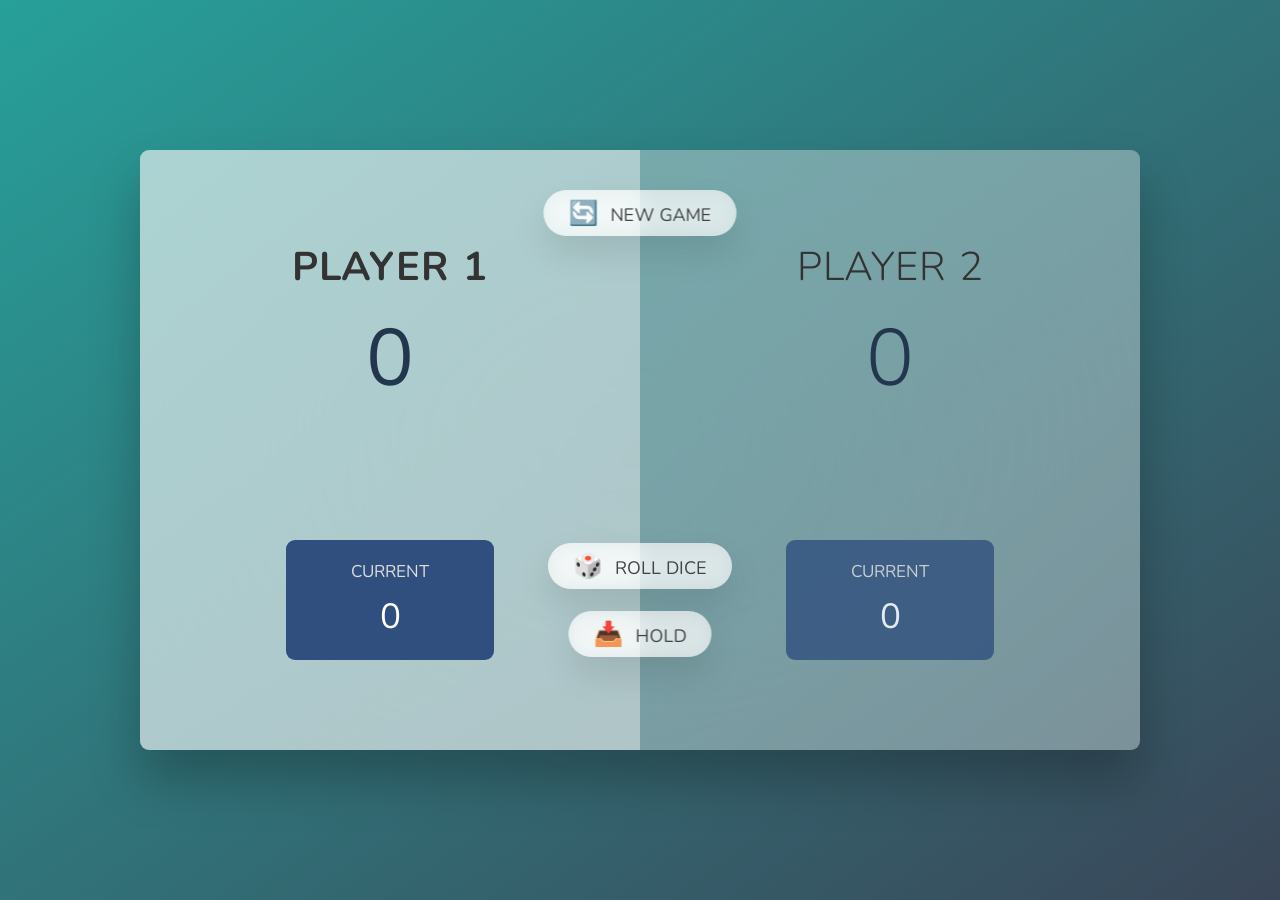
<file: dice roll 1 game/index.html>
<!DOCTYPE html>
<html lang="en">
  <head>
    <meta charset="UTF-8" />
    <meta name="viewport" content="width=device-width, initial-scale=1.0" />
    <meta http-equiv="X-UA-Compatible" content="ie=edge" />
    <link rel="stylesheet" href="style.css" />
    <title>Pig Game</title>
  </head>
  <body>
    <main>
      <section class="player player--0 player--active">
        <h2 class="name" id="name--0">Player 1</h2>
        <p class="score" id="score--0">43</p>
        <div class="current">
          <p class="current-label">Current</p>
          <p class="current-score" id="current--0">0</p>
        </div>
      </section>
      <section class="player player--1">
        <h2 class="name" id="name--1">Player 2</h2>
        <p class="score" id="score--1">24</p>
        <div class="current">
          <p class="current-label">Current</p>
          <p class="current-score" id="current--1">0</p>
        </div>
      </section>

      <img src="dice-5.png" alt="Playing dice" class="dice" />
      <button class="btn btn--new">🔄 New game</button>
      <button class="btn btn--roll">🎲 Roll dice</button>
      <button class="btn btn--hold">📥 Hold</button>
    </main>
    <script src="script.js"></script>
  </body>
</html>
</file>
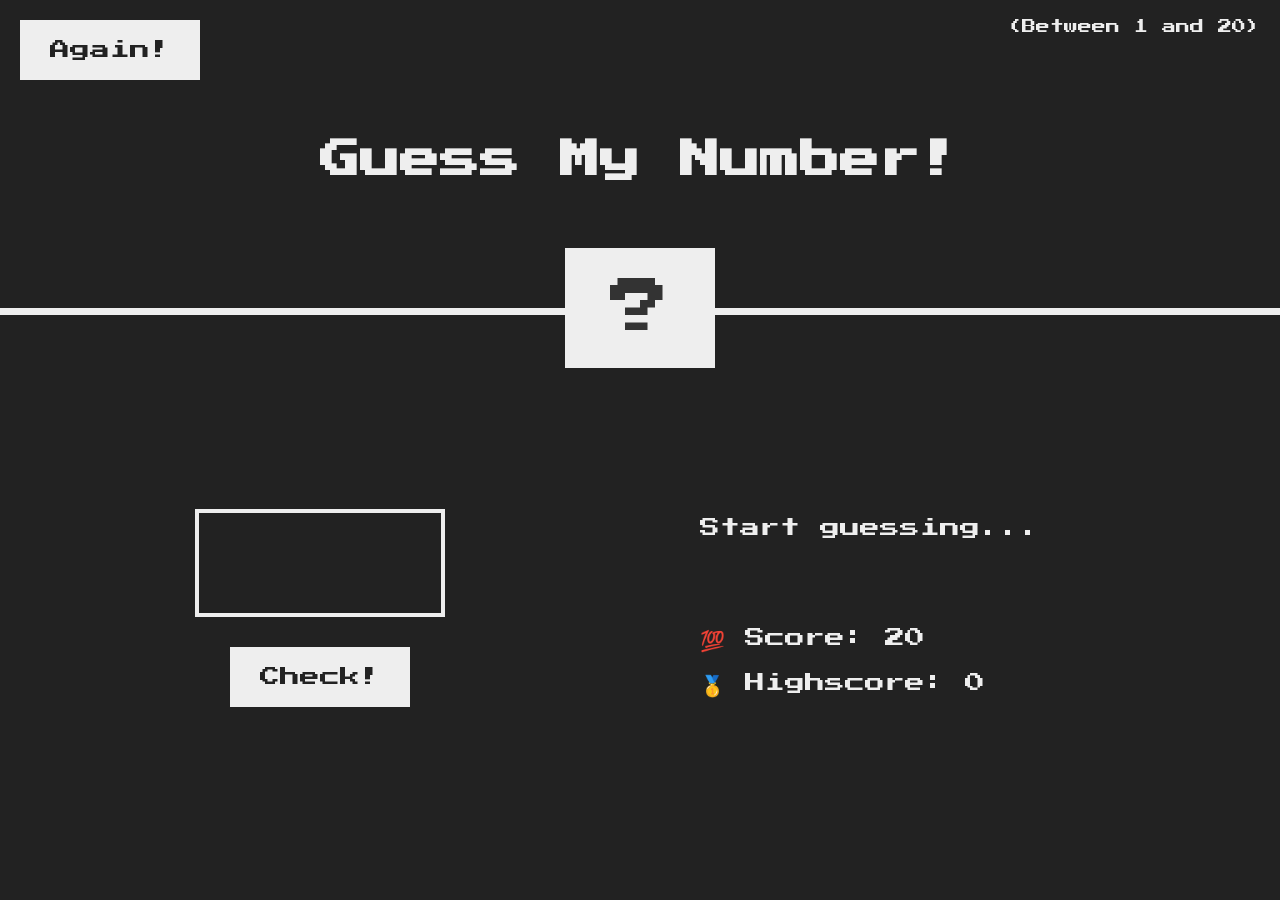
<file: guess the number game/index.html>
<!DOCTYPE html>
<html lang="en">
  <head>
    <meta charset="UTF-8" />
    <meta name="viewport" content="width=device-width, initial-scale=1.0" />
    <meta http-equiv="X-UA-Compatible" content="ie=edge" />
    <link rel="stylesheet" href="style.css" />
    <title>Guess My Number!</title>
  </head>
  <body>
    <header>
      <h1>Guess My Number!</h1>
      <p class="between">(Between 1 and 20)</p>
      <button class="btn again">Again!</button>
      <div class="number">?</div>
    </header>
    <main>
      <section class="left">
        <input type="number" class="guess" />
        <button class="btn check">Check!</button>
      </section>
      <section class="right">
        <p class="message">Start guessing...</p>
        <p class="label-score">💯 Score: <span class="score">20</span></p>
        <p class="label-highscore">
          🥇 Highscore: <span class="highscore">0</span>
        </p>
      </section>
    </main>
    <script src="script.js"></script>
  </body>
</html>
</file>
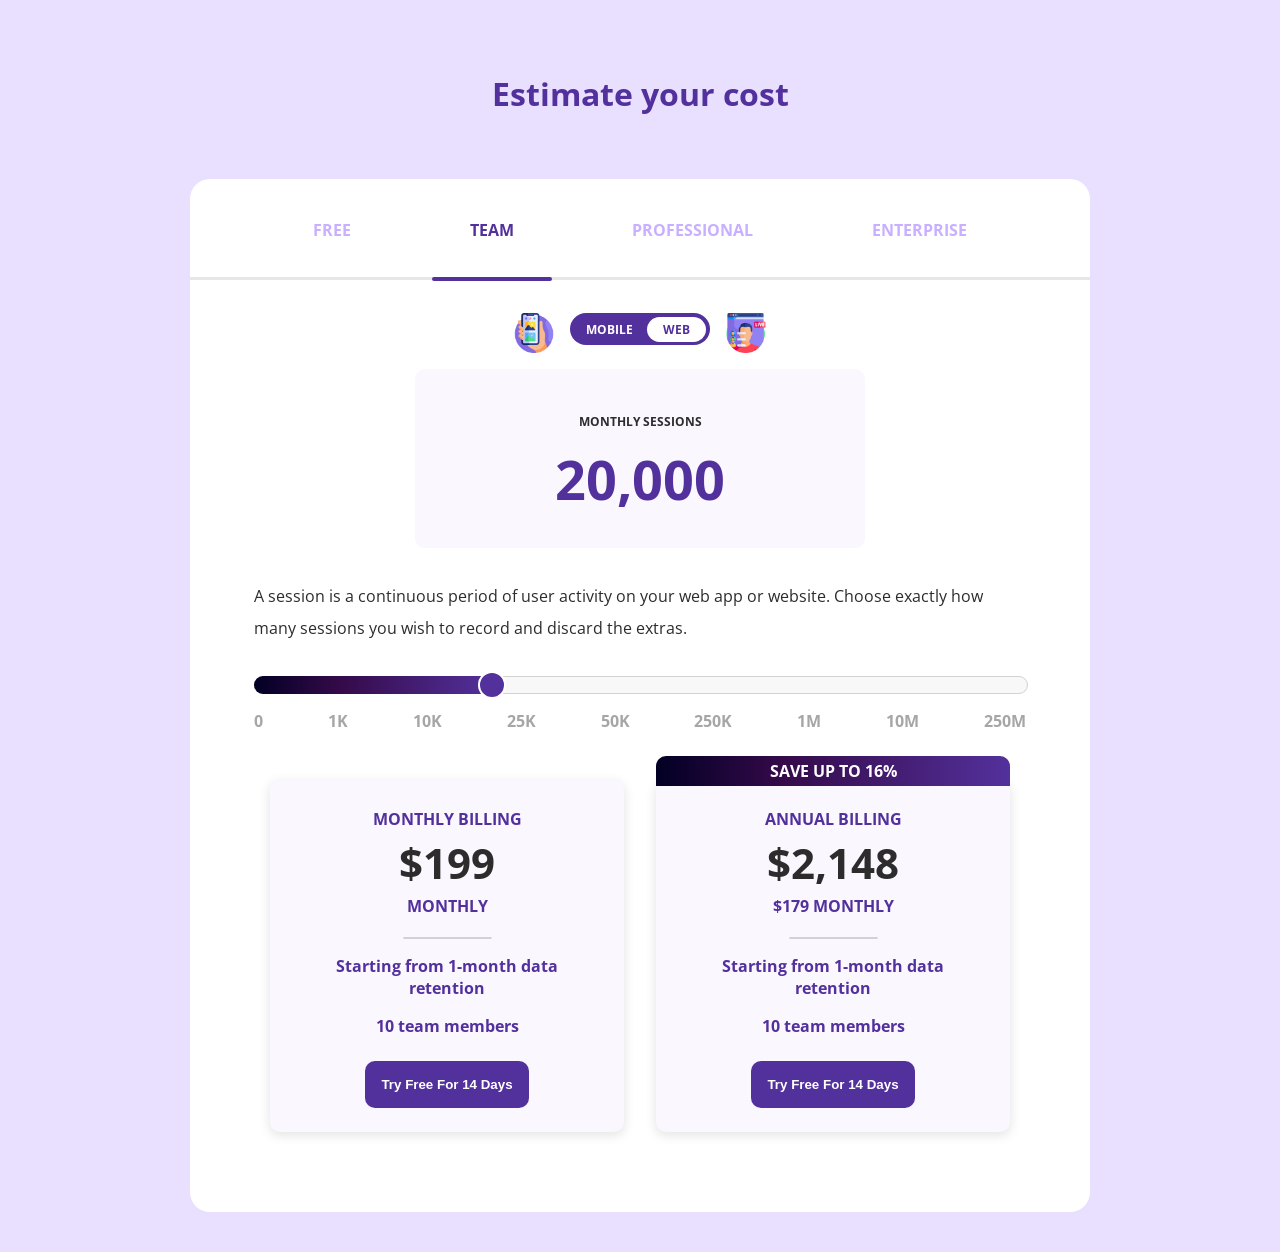
<file: cost estimater/pro-5.html>
<!DOCTYPE html>
<html>

<head>
    <meta charset="utf-8" />
    <meta http-equiv="X-UA-Compatible" content="IE=edge" />
    <meta name="viewport" content="width=device-width, initial-scale=1" />
    <link rel="preconnect" href="https://fonts.googleapis.com">
    <link rel="preconnect" href="https://fonts.gstatic.com" crossorigin>
    <link href="https://fonts.googleapis.com/css2?family=Open+Sans:wght@300;500;700&display=swap" rel="stylesheet">
    <link rel="stylesheet" type="text/css" href="pro-5 css.css" />
    <title>Cost Estimator</title>
</head>

<body>
    <h1>Estimate your cost</h1>
    <div class="container">
        <div class="tabs">
            <p>Free</p>
            <p class="active">Team</p>
            <p>Professional</p>
            <p>Enterprise</p>
        </div>
        <div class="line"></div>
        <div class="toggle-wrapper">
            <img src="img pro-5/icon1.png" alt="">
            <div class="toggle">
                <span>Mobile</span>
                <span>Web</span>
            </div>
            <img src="img pro-5/icon2.png" alt="">
        </div>
        <div class="sessions-card">
            <p>Monthly Sessions</p>
            <p class="number">20,000</p>
        </div>
        <p class="description">A session is a continuous period of user activity on your web app or website. Choose
            exactly how many
            sessions you wish to record and discard the extras.</p>
        <div class="slider">
            <div class="bar">
                <div class="progress"></div>
                <div class="point"></div>
            </div>
            <div class="scale">
                <ul>
                    <li>0</li>
                    <li>1K</li>
                    <li>10K</li>
                    <li>25K</li>
                    <li>50K</li>
                    <li>250K</li>
                    <li>1M</li>
                    <li>10M</li>
                    <li>250M</li>
                </ul>
            </div>
        </div>

        <div class="card-wrapper">
            <div class="card">
                <div class="top-section">
                    <p>Monthly Billing</p>
                    <p class="price">$199</p>
                    <p>Monthly</p>
                </div>
                <hr>
                <p>Starting from 1-month data retention</p>
                <p>10 team members</p>
                <button>Try Free For 14 Days</button>
            </div>
            <div class="card">
                <div class="top-section">
                    <div class="save-header">
                        <p>Save up to 16%</p>
                    </div>
                    <p>ANNUAL BILLING</p>
                    <p class="price">$2,148</p>
                    <p>$179 Monthly</p>
                </div>
                <hr>
                <p>Starting from 1-month data retention</p>
                <p>10 team members</p>
                <button>Try Free For 14 Days</button>
            </div>
        </div>
    </div>

</body>

</html>
</file>
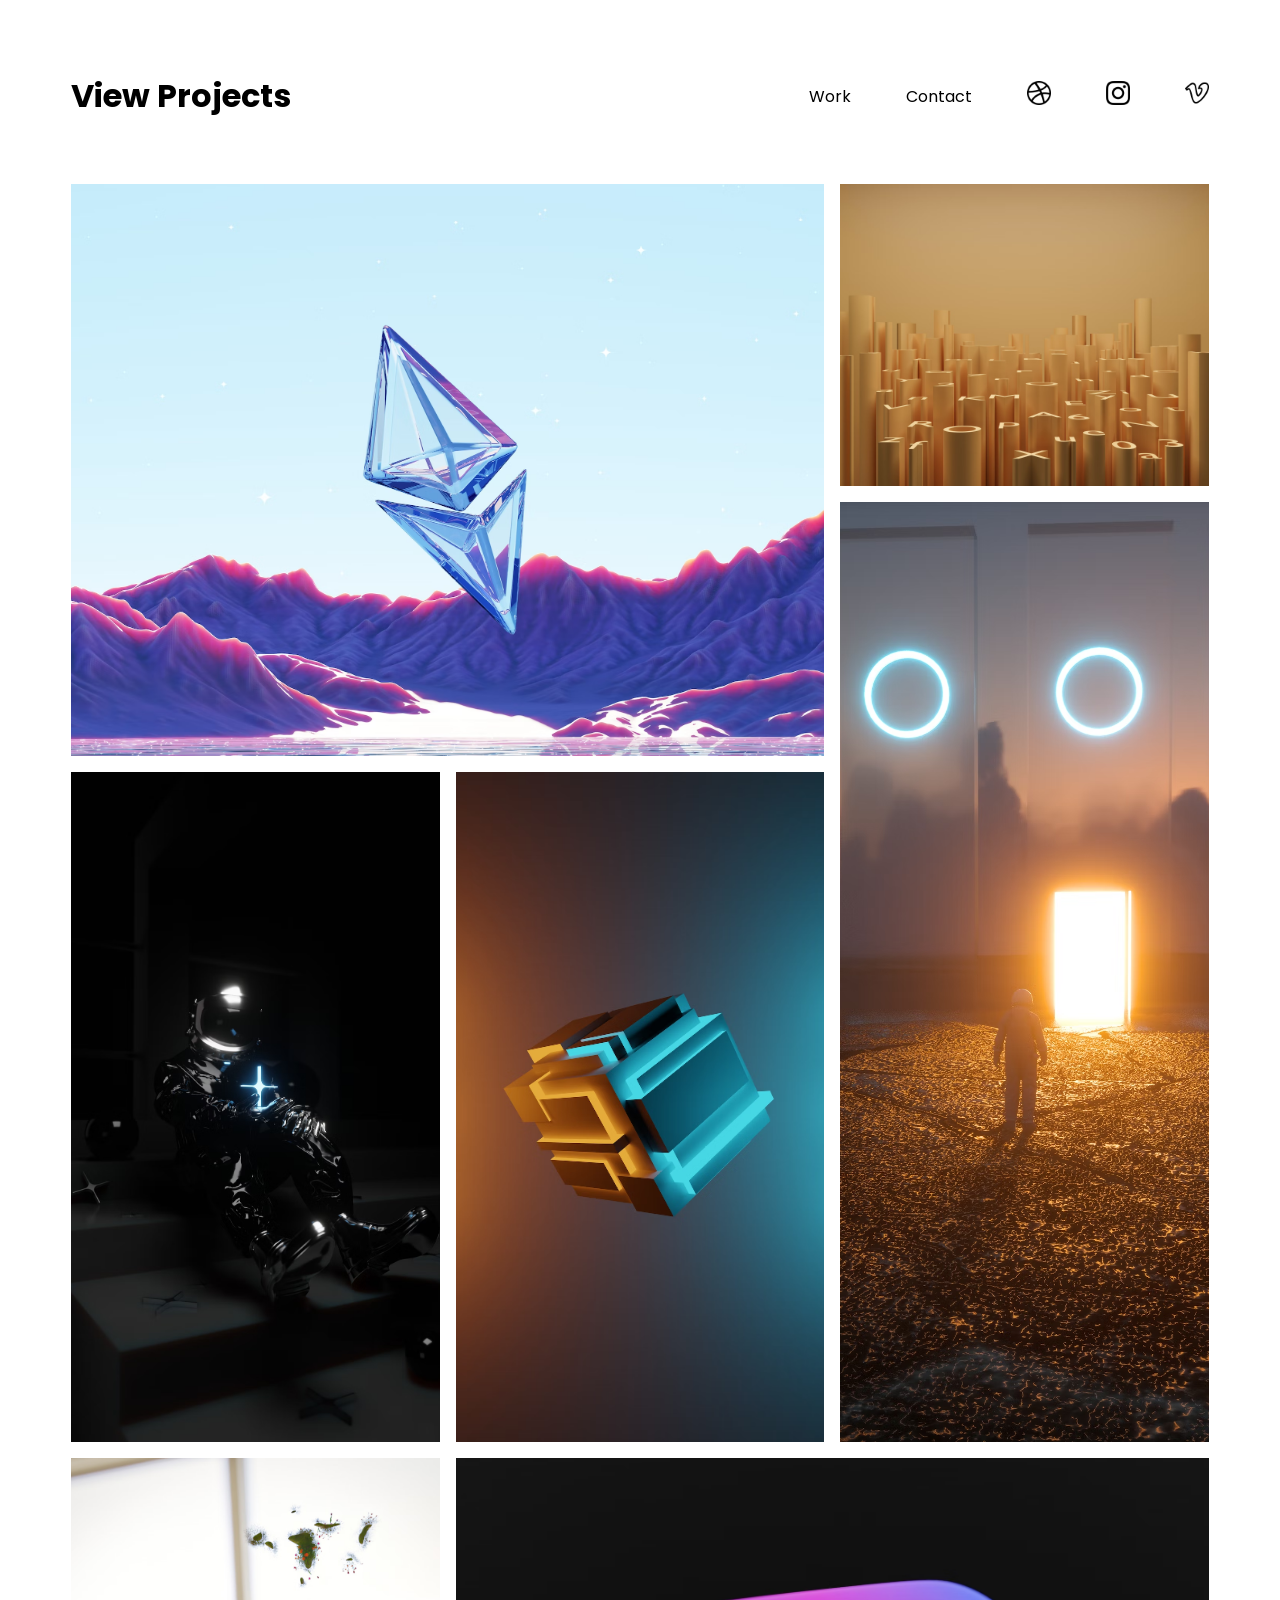
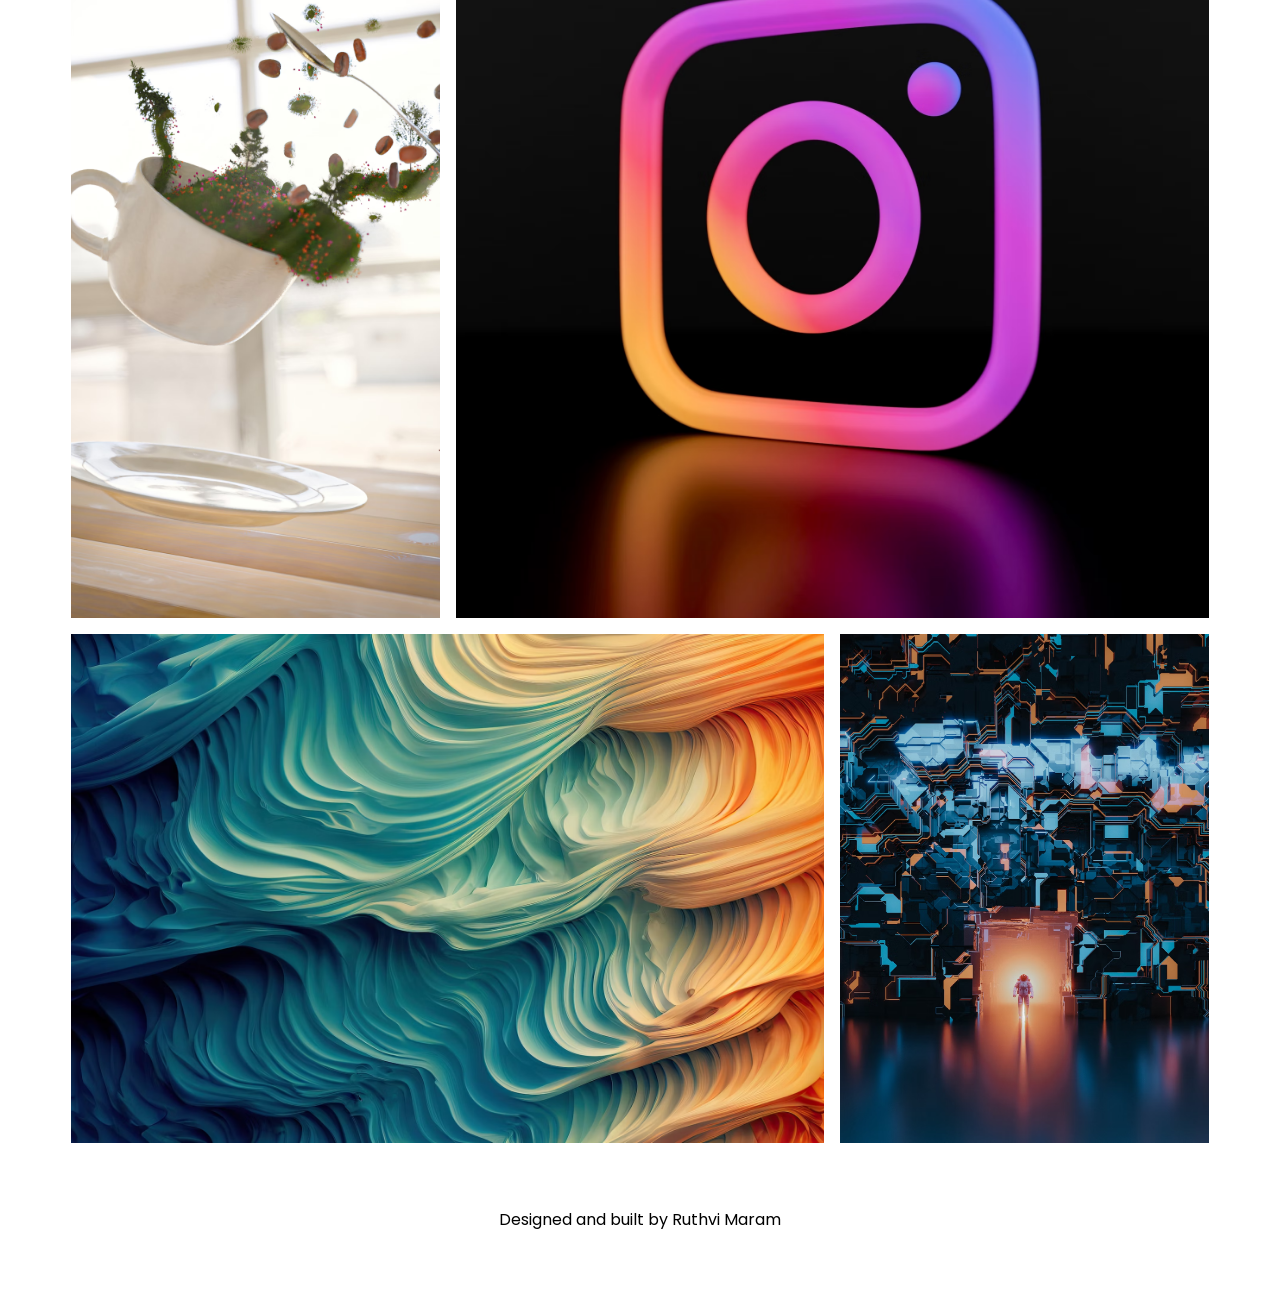
<file: projects site design/pro-6.html>
<!DOCTYPE html>
<html lang="en">

<head>
    <meta charset="UTF-8" />
    <meta http-equiv="X-UA-Compatible" content="IE=edge" />
    <meta name="viewport" content="width=device-width, initial-scale=1.0" />
    <link rel="preconnect" href="https://fonts.googleapis.com">
    <link rel="preconnect" href="https://fonts.gstatic.com" crossorigin>
    <link href="https://fonts.googleapis.com/css2?family=Poppins:wght@400;700&display=swap" rel="stylesheet">
    <link rel="stylesheet" href="pro-6 css.css" />
    <title>Portfolio Site</title>
</head>

<body>
    <div class="container">
        <header class="navbar">
            <div class="left">View Projects</div>
            <nav class="right">
                <a href="#work">Work</a>
                <a href="#contact">Contact</a>
                <a href="#dribble">
                    <img src="img pro-6/dribble_icon.png" alt="">
                </a>
                <a href="#dribble">
                    <img src="img pro-6/insta_icon.png" alt="">
                </a>
                <a href="#dribble">
                    <img src="img pro-6/v_icon.png" alt="">
                </a>
            </nav>
            <div class="hamburger">
                <div class="bar"></div>
                <div class="bar"></div>
                <div class="bar"></div>
            </div>
        </header>
        <div class="project-grid">
            <div class="project" id="eth">
                <img src="img pro-6/eth.avif" alt="">
                <p class="overlay">VIEW PROJECT</p>
            </div>
            <div class="project" id="alphabet">
                <img src="img pro-6/alphabet.avif" alt="">
                <p class="overlay">VIEW PROJECT</p>
            </div>
            <div class="project" id="traveler">
                <img src="img pro-6/traveler.avif" alt="">
                <p class="overlay">VIEW PROJECT</p>
            </div>
            <div class="project" id="cube">
                <img src="img pro-6/cube.avif" alt="">
                <p class="overlay">VIEW PROJECT</p>
            </div>
            <div class="project" id="astro">
                <img src="img pro-6/astro.avif" alt="">
                <p class="overlay white">VIEW PROJECT</p>
            </div>
            <div class="project" id="cup">
                <img src="img pro-6/cup.avif" alt="">
                <p class="overlay">VIEW PROJECT</p>
            </div>
            <div class="project" id="insta">
                <img src="img pro-6/insta.avif" alt="">
                <p class="overlay white">VIEW PROJECT</p>
            </div>
            <div class="project" id="foam">
                <img src="img pro-6/foam.avif" alt="">
                <p class="overlay">VIEW PROJECT</p>
            </div>
            <div class="project" id="dimensional">
                <img src="img pro-6/dimensional.avif" alt="">
                <p class="overlay white">VIEW PROJECT</p>
            </div>
        </div>
        <footer class="footer">Designed and built by Ruthvi Maram</footer>
    </div>


</body>

</html>
</file>
<file: dice roll 1 game/style.css>
@import url('https://fonts.googleapis.com/css2?family=Nunito&display=swap');

* {
  margin: 0;
  padding: 0;
  box-sizing: inherit;
}

html {
  font-size: 62.5%;
  box-sizing: border-box;
}

body {
  font-family: 'Nunito', sans-serif;
  font-weight: 400;
  height: 100vh;
  color: #333;
  background-image: linear-gradient(to top left, #3a4658 0%, #27a09a 100%);
  display: flex;
  align-items: center;
  justify-content: center;
}

/* LAYOUT */
main {
  position: relative;
  width: 100rem;
  height: 60rem;
  background-color: rgba(255, 255, 255, 0.35);
  backdrop-filter: blur(200px);
  filter: blur();
  box-shadow: 0 3rem 5rem rgba(0, 0, 0, 0.25);
  border-radius: 9px;
  overflow: hidden;
  display: flex;
}

.player {
  flex: 50%;
  padding: 9rem;
  display: flex;
  flex-direction: column;
  align-items: center;
  transition: all 0.75s;
}

/* ELEMENTS */
.name {
  position: relative;
  font-size: 4rem;
  text-transform: uppercase;
  letter-spacing: 1px;
  word-spacing: 2px;
  font-weight: 300;
  margin-bottom: 1rem;
}

.score {
  font-size: 8rem;
  font-weight: 300;
  color: #22374d;
  margin-bottom: auto;
}

.player--active {
  background-color: rgba(255, 255, 255, 0.4);
}
.player--active .name {
  font-weight: 700;
}
.player--active .score {
  font-weight: 400;
}

.player--active .current {
  opacity: 1;
}

.current {
  background-color: #304f7e;
  opacity: 0.8;
  border-radius: 9px;
  color: #fff;
  width: 65%;
  padding: 2rem;
  text-align: center;
  transition: all 0.75s;
}

.current-label {
  text-transform: uppercase;
  margin-bottom: 1rem;
  font-size: 1.7rem;
  color: #ddd;
}

.current-score {
  font-size: 3.5rem;
}

/* ABSOLUTE POSITIONED ELEMENTS */
.btn {
  position: absolute;
  left: 50%;
  transform: translateX(-50%);
  color: #444;
  background: none;
  border: none;
  font-family: inherit;
  font-size: 1.8rem;
  text-transform: uppercase;
  cursor: pointer;
  font-weight: 400;
  transition: all 0.2s;

  background-color: white;
  background-color: rgba(255, 255, 255, 0.6);
  backdrop-filter: blur(10px);

  padding: 0.7rem 2.5rem;
  border-radius: 50rem;
  box-shadow: 0 1.75rem 3.5rem rgba(0, 0, 0, 0.1);
}

.btn::first-letter {
  font-size: 2.4rem;
  display: inline-block;
  margin-right: 0.7rem;
}

.btn--new {
  top: 4rem;
}
.btn--roll {
  top: 39.3rem;
}
.btn--hold {
  top: 46.1rem;
}

.btn:active {
  transform: translate(-50%, 3px);
  box-shadow: 0 1rem 2rem rgba(0, 0, 0, 0.15);
}

.btn:focus {
  outline: none;
}

.dice {
  position: absolute;
  left: 50%;
  top: 16.5rem;
  transform: translateX(-50%);
  height: 10rem;
  box-shadow: 0 2rem 5rem rgba(0, 0, 0, 0.2);
}

.player--winner {
  background-color: #2f2f2f;
}

.player--winner .name {
  font-weight: 700;
  color: #1ba1d6;
}

.hidden {
  display: none;
}
</file>
<file: guess the number game/style.css>
@import url('https://fonts.googleapis.com/css?family=Press+Start+2P&display=swap');

* {
  margin: 0;
  padding: 0;
  box-sizing: inherit;
}

html {
  font-size: 62.5%;
  box-sizing: border-box;
}

body {
  font-family: 'Press Start 2P', sans-serif;
  color: #eee;
  background-color: #222;
  /* background-color: #60b347; */
}

/* LAYOUT */
header {
  position: relative;
  height: 35vh;
  border-bottom: 7px solid #eee;
}

main {
  height: 65vh;
  color: #eee;
  display: flex;
  align-items: center;
  justify-content: space-around;
}

.left {
  width: 52rem;
  display: flex;
  flex-direction: column;
  align-items: center;
}

.right {
  width: 52rem;
  font-size: 2rem;
}

/* ELEMENTS STYLE */
h1 {
  font-size: 4rem;
  text-align: center;
  position: absolute;
  width: 100%;
  top: 52%;
  left: 50%;
  transform: translate(-50%, -50%);
}

.number {
  background: #eee;
  color: #333;
  font-size: 6rem;
  width: 15rem;
  padding: 3rem 0rem;
  text-align: center;
  position: absolute;
  bottom: 0;
  left: 50%;
  transform: translate(-50%, 50%);
}

.between {
  font-size: 1.4rem;
  position: absolute;
  top: 2rem;
  right: 2rem;
}

.again {
  position: absolute;
  top: 2rem;
  left: 2rem;
}

.guess {
  background: none;
  border: 4px solid #eee;
  font-family: inherit;
  color: inherit;
  font-size: 5rem;
  padding: 2.5rem;
  width: 25rem;
  text-align: center;
  display: block;
  margin-bottom: 3rem;
}

.btn {
  border: none;
  background-color: #eee;
  color: #222;
  font-size: 2rem;
  font-family: inherit;
  padding: 2rem 3rem;
  cursor: pointer;
}

.btn:hover {
  background-color: #ccc;
}

.message {
  margin-bottom: 8rem;
  height: 3rem;
}

.label-score {
  margin-bottom: 2rem;
}
</file>
<file: cost estimater/pro-5 css.css>
body {
  background-color: rgb(233, 223, 255);
  font-family: "Open Sans", sans-serif;
  display: flex;
  flex-direction: column;
  justify-content: center;
  align-items: center;
  padding: 32px;
  color: rgb(44, 44, 44);
}

h1 {
  color: rgb(83, 49, 156);
  margin: 32px 0 64px 0;
}

.container {
  background-color: white;
  width: 100%;
  max-width: 900px;
  box-sizing: border-box;
  display: flex;
  flex-direction: column;
  justify-content: center;
  align-items: center;
  border-radius: 20px;
  padding: 0 64px 64px 64px;
  position: relative;
}

.tabs {
  display: flex;
  width: 100%;
  justify-content: space-around;
  text-transform: uppercase;
  font-weight: bold;
  color: rgb(200, 175, 255);
  margin: 0 0 32px 0;
  padding: 16px;
}

.tabs p {
  padding: 8px;
}

.tabs p:hover {
  color: rgb(83, 49, 156);
  cursor: pointer;
}
.tabs .active {
  color: rgb(83, 49, 156);
  position: relative;
}

.line {
  height: 3px;
  width: 100%;
  position: absolute;
  top: 98px;
  background-color: rgb(231, 231, 231);
}

.tabs .active::before {
  content: "";
  width: 200%;
  height: 4px;
  background-color: rgb(83, 49, 156);
  position: absolute;
  bottom: -32px;
  left: -50%;
  z-index: 2;
  border-radius: 10px;
}

.toggle-wrapper {
  display: flex;
}

.toggle-wrapper img {
  height: 40px;
  margin: 0 16px;
}

.toggle {
  background-color: rgb(83, 49, 156);
  height: 32px;
  width: 140px;
  border-radius: 20px;
  display: flex;
  justify-content: space-between;
  align-items: center;
  box-sizing: border-box;
  padding: 0 4px 0 16px;
  text-transform: uppercase;
  font-weight: bold;
  font-size: 12px;
}

.toggle span:first-of-type {
  color: white;
}

.toggle span:last-of-type {
  background-color: white;
  color: rgb(83, 49, 156);
  padding: 4px 16px;
  border-radius: 20px;
}

.sessions-card {
  background-color: rgb(250, 247, 255);
  text-align: center;
  padding: 32px;
  width: 50%;
  text-transform: uppercase;
  margin: 16px 0;
  border-radius: 10px;
}

.sessions-card p {
  color: rgb(44, 44, 44);
  font-size: 12px;
  font-weight: bold;
  margin-bottom: 16px 0 0 0;
}
.sessions-card .number {
  color: rgb(83, 49, 156);
  font-size: 54px;
  margin: 0;
}

.description {
  line-height: 32px;
  margin: 16px 0 32px 0;
}

.slider {
  width: 100%;
  position: relative;
  margin-bottom: 16px;
}

.slider .bar {
  width: 100%;
  height: 16px;
  background-color: rgb(248, 248, 248);
  border: 1px solid rgb(210, 210, 210);
  border-radius: 20px;
}

.slider .progress {
  width: 31%;
  height: 18px;
  background: linear-gradient(
    90deg,
    rgba(2, 0, 36, 1) 0%,
    rgba(53, 10, 74, 1) 36%,
    rgba(83, 49, 156, 1) 100%
  );
  border-top-left-radius: 20px;
  border-bottom-left-radius: 20px;
  position: absolute;
  top: 0;
  left: 0;
}

.slider .point {
  height: 24px;
  width: 24px;
  background-color: rgb(83, 49, 156);
  border-radius: 50%;
  position: absolute;
  top: -5px;
  left: 29%;
  border: 2px solid white;
  transition: 0.15s transform ease;
}

.slider .point:hover {
  cursor: pointer;
  transform: scale(1.15);
}

.scale {
  width: 100%;
}
.slider .scale ul {
  list-style: none;
  display: flex;
  justify-content: space-between;
  padding: 0;
  font-weight: bold;
  color: rgb(166, 166, 166);
}

.card-wrapper {
  display: flex;
}
.card {
  background-color: rgb(250, 247, 255);
  border-radius: 10px;
  margin: 16px;
  padding: 16px 32px;
  box-shadow: 0px 3px 11px 1px rgba(0, 0, 0, 0.1);
  text-align: center;
  font-weight: bold;
  transition: 0.15s transform ease;
  color: rgb(83, 49, 156);
  position: relative;
}

.card:hover {
  transform: translateY(-8px);
}

.card .top-section {
  padding: 8px;
  text-transform: uppercase;
}

.card .top-section p {
  margin: 4px 0;
}

.card .price {
  font-size: 42px;
  color: rgb(44, 44, 44);
}

.card hr {
  width: 30%;
  border: 1px solid rgb(210, 210, 210);
  border-radius: 2px;
}

.card button {
  border: none;
  color: white;
  background-color: rgb(83, 49, 156);
  padding: 16px;
  border-radius: 10px;
  transition: 0.15s transform ease;
  font-weight: bold;
  margin: 8px 0;
}

.card button:hover {
  cursor: pointer;
  transform: scale(1.05);
}

.card .save-header {
  color: white;
  background: linear-gradient(
    90deg,
    rgba(2, 0, 36, 1) 0%,
    rgba(53, 10, 74, 1) 36%,
    rgba(83, 49, 156, 1) 100%
  );
  position: absolute;
  top: -24px;
  left: 0;
  width: 100%;
  border-top-right-radius: 10px;
  border-top-left-radius: 10px;
}

@media only screen and (max-width: 750px) {
  .card {
    width: 100%;
  }
  .card-wrapper {
    flex-wrap: wrap-reverse;
  }
  .sessions-card {
    width: 80%;
  }
}
@media only screen and (max-width: 600px) {
  body {
    padding: 16px;
  }
  h1 {
    margin: 0 0 16px 0;
  }
  .container {
    padding: 0 16px;
  }
  .sessions-card {
    width: 100%;
  }
  .toggle-wrapper {
    width: 90%;
    justify-content: space-around;
  }
}
</file>
<file: projects site design/pro-6 css.css>
body {
  font-family: "Poppins", sans-serif;
}

.container {
  max-width: 90%;
  margin: 0 auto;
  padding: 0 16px;
}
.navbar {
  display: flex;
  justify-content: space-between;
  padding: 64px 0;
}
.navbar .left {
  font-size: 32px;
  font-weight: bold;
}
.navbar .right {
  width: 400px;
  display: flex;
  justify-content: space-between;
  align-items: center;
}
.navbar .right a {
  text-decoration: none;
  color: black;
}
.navbar .right a:hover {
  text-decoration: underline;
}

.navbar .right img {
  width: 24px;
  height: 24px;
}

.navbar .bar {
  background-color: black;
  height: 4px;
  width: 36px;
  margin: 3px;
  border-radius: 10px;
}

.navbar .hamburger {
  display: none;
}

.project-grid {
  display: grid;
  grid-template-areas:
    "eth eth alphabet"
    "eth eth traveler"
    "astro cube traveler"
    "cup insta insta"
    "cup insta insta"
    "foam foam dimensional"
    "foam foam dimensional";
  grid-gap: 16px;
  width: 100%;
}

#eth {
  grid-area: eth;
}
#alphabet {
  grid-area: alphabet;
}
#traveler {
  grid-area: traveler;
}
#astro {
  grid-area: astro;
}
#cube {
  grid-area: cube;
}
#cup {
  grid-area: cup;
}
#insta {
  grid-area: insta;
}
#foam {
  grid-area: foam;
}
#dimensional {
  grid-area: dimensional;
}

.project {
  /* width: 600px; */
  position: relative;
}

.project img {
  width: 100%;
  object-fit: cover;
  height: 100%;
}

.project .overlay {
  background-color: rgba(255, 255, 255, 0.1);
  position: absolute;
  top: 0;
  left: 0;
  width: 100%;
  height: 100%;
  display: flex;
  justify-content: center;
  align-items: center;
  margin: 0;
  font-size: 36px;
  font-weight: bold;
  letter-spacing: 2px;
  opacity: 0;
  transition: all 0.2s ease;
}

.project .overlay:hover {
  opacity: 1;
  cursor: pointer;
}

.overlay.white {
  color: white;
}

.footer {
  text-align: center;
  padding: 64px;
}

@media only screen and (max-width: 1100px) {
  .container {
    max-width: 100%;
  }
  .project-grid {
    max-width: 100%;
    grid-template-areas:
      "eth eth"
      "alphabet traveler"
      "astro cube"
      "insta insta"
      "cup foam"
      "dimensional dimensional";
  }
}

@media only screen and (max-width: 768px) {
  .project-grid {
    margin-top: 100px;
  }
  .navbar {
    padding: 16px 24px;
    box-sizing: border-box;
    position: fixed;
    top: 0;
    left: 0;
    z-index: 3;
    background-color: white;
    width: 100%;
  }
  .navbar .right {
    display: none;
  }
  .navbar .hamburger {
    display: flex;
    flex-direction: column;
    justify-content: center;
    align-items: center;
  }
  .footer {
    font-size: 14px;
    padding: 32px;
  }
  .project-grid {
    grid-template-areas:
      "eth eth"
      "alphabet alphabet"
      "traveler traveler"
      "astro cube"
      "insta insta"
      "cup cup"
      "foam foam"
      "dimensional dimensional";
  }
  .project .overlay {
    font-size: 24px;
  }
}

.hamburger .bar:nth-child(1) {
  animation: flipBar1 1s infinite;
}
.hamburger .bar:nth-child(2) {
  animation: fadeBar2 1s infinite;
}
.hamburger .bar:nth-child(3) {
  animation: flipBar3 1s infinite;
}
@keyframes flipBar1 {
  from {
    transform: rotate(0);
  }
  to {
    transform: rotate(45deg) translate(4px, 10px);
  }
}

@keyframes fadeBar2 {
  from {
    transform: scaleX(1);
    opacity: 1;
  }
  to {
    transform: scaleX(0);
    opacity: 0;
  }
}

@keyframes flipBar3 {
  from {
    transform: rotate(0);
  }
  to {
    transform: rotate(-45deg) translate(4px, -10px);
  }
}
</file>
